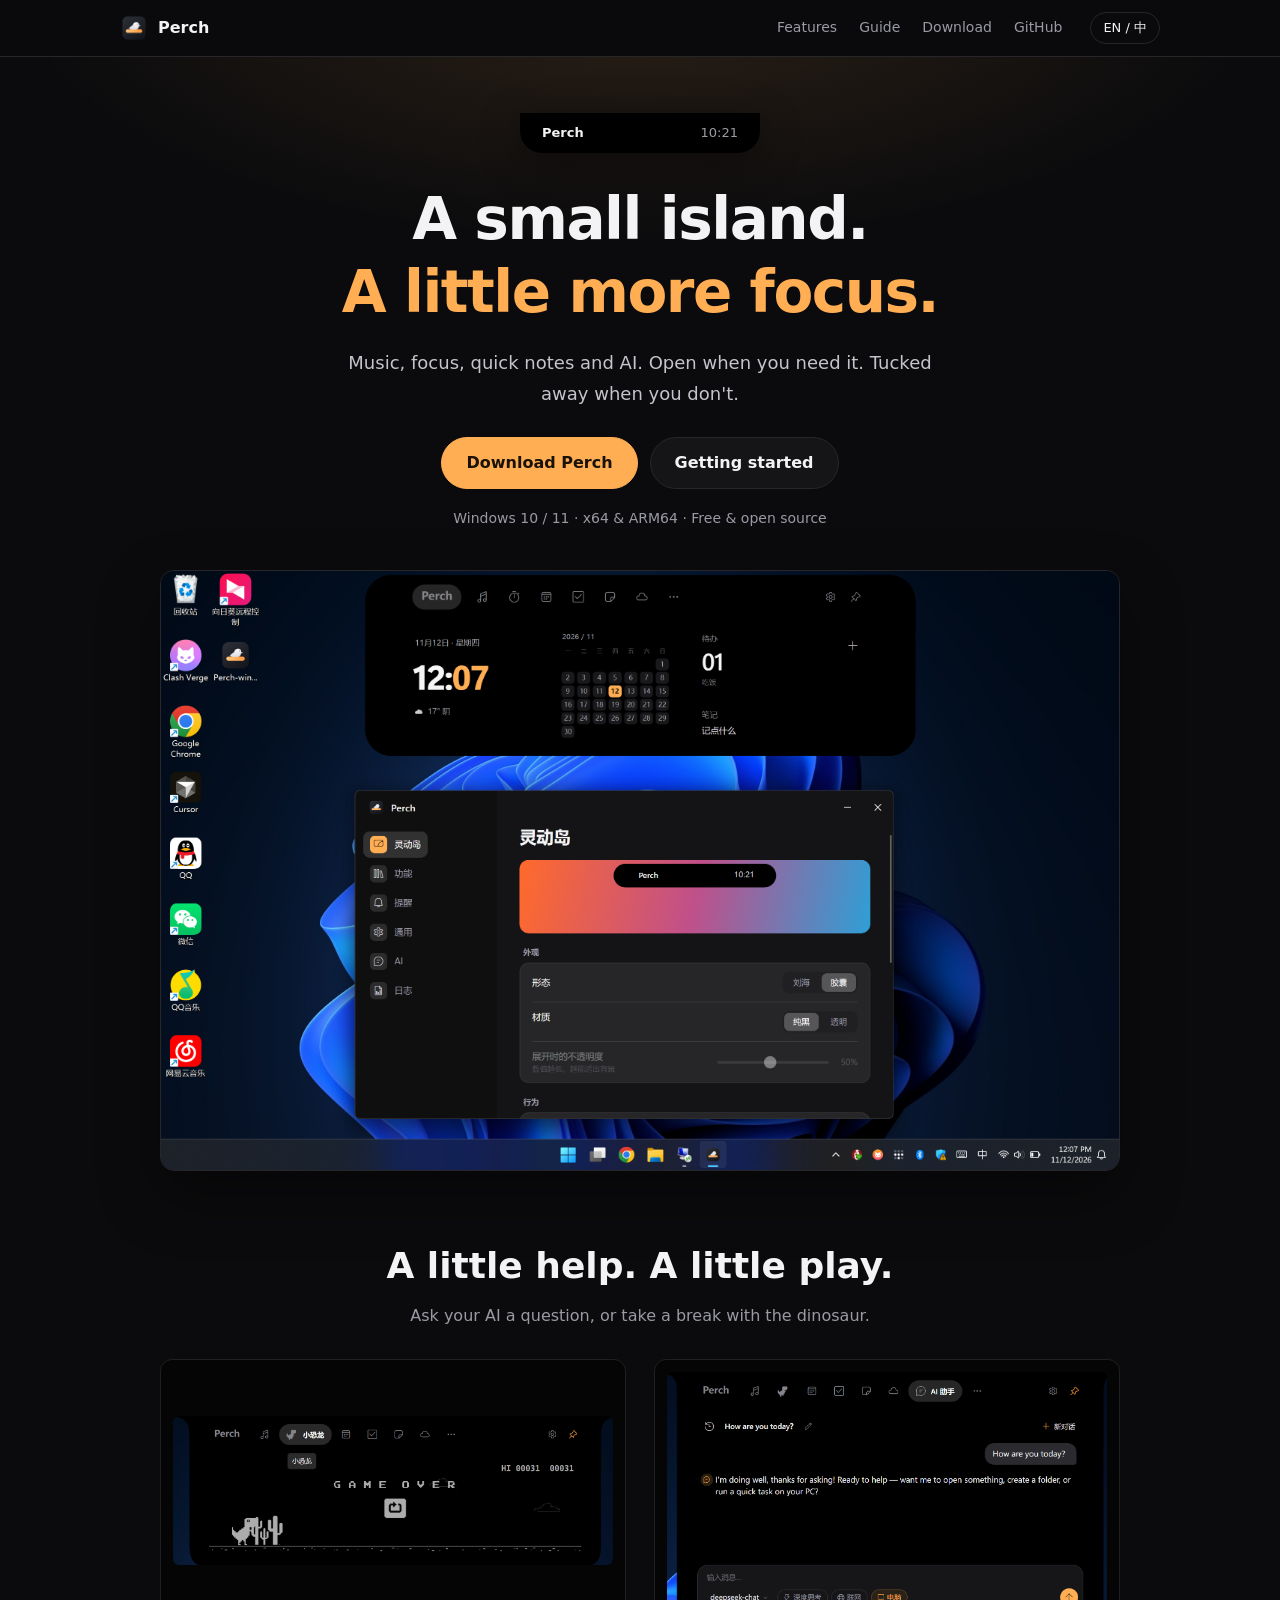
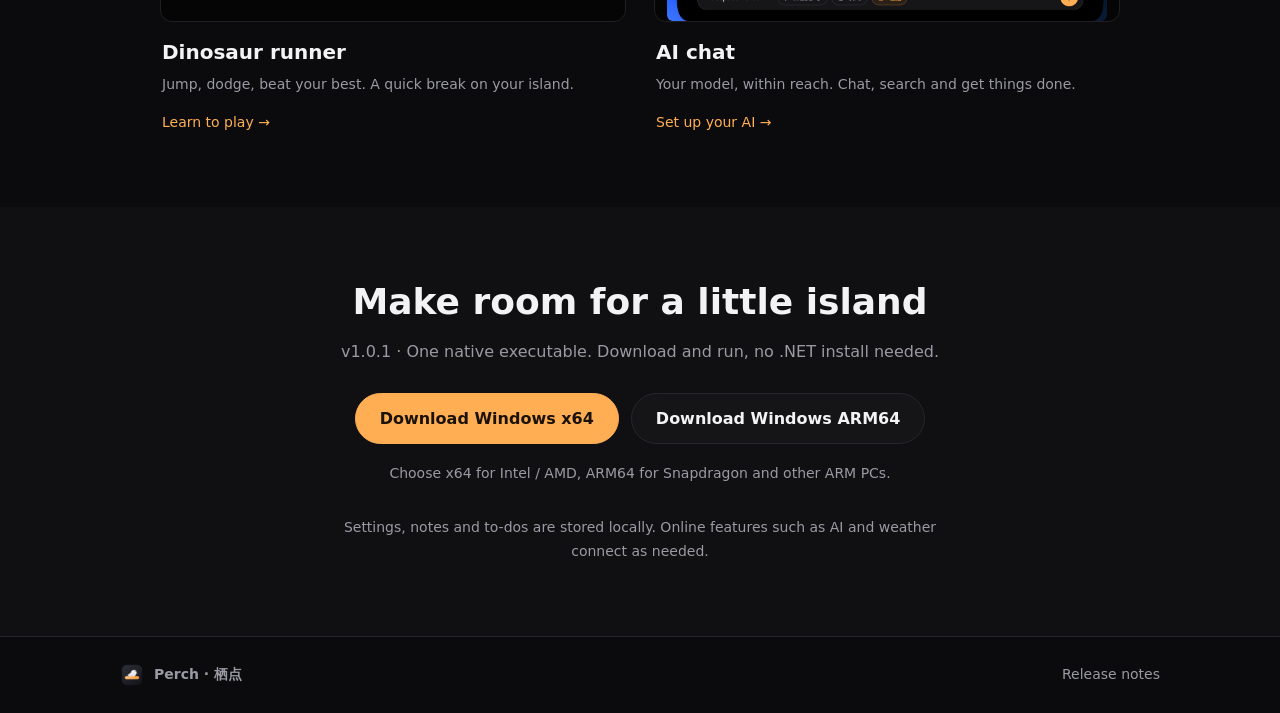
<file: website/index.html>
<!doctype html>
<html lang="en" data-lang="en">
<head>
<meta charset="utf-8">
<meta name="viewport" content="width=device-width, initial-scale=1">
<title>Perch · a small island at the top of your screen</title>
<meta name="description" content="Perch brings music, focus, notes and AI to a small island at the top of your Windows desktop. Download for x64 or ARM64.">
<link rel="icon" href="assets/brand/perch-icon-v2.png">
<link rel="stylesheet" href="style.css?v=20261112-2">
</head>
<body>
<header class="nav">
  <a class="brand" href="#top"><img src="assets/brand/perch-icon-v2.png" alt="" width="28" height="28"><span>Perch</span></a>
  <nav>
    <a href="#features"><span class="zh">功能</span><span class="en">Features</span></a>
    <a href="tutorial.html"><span class="zh">教程</span><span class="en">Guide</span></a>
    <a href="#get"><span class="zh">下载</span><span class="en">Download</span></a>
    <a href="https://github.com/0use-TE/Perch">GitHub</a>
  </nav>
  <button class="lang" id="lang" type="button" aria-label="Switch language">EN / 中</button>
</header>
<main id="top">
<section class="hero">
  <div class="island-demo" aria-hidden="true"><div class="pill"><b>Perch</b><span>10:21</span></div></div>
  <h1><span class="zh">屏幕顶部，<em>你的效率小岛</em></span><span class="en">A small island.<br><em>A little more focus.</em></span></h1>
  <p class="lead"><span class="zh">音乐、专注、随手记，还有 AI。需要时展开，忙碌时安静收起。</span><span class="en">Music, focus, quick notes and AI. Open when you need it. Tucked away when you don't.</span></p>
  <div class="cta">
    <a class="btn primary" href="#get"><span class="zh">下载 Perch</span><span class="en">Download Perch</span></a>
    <a class="btn" href="tutorial.html"><span class="zh">使用教程</span><span class="en">Getting started</span></a>
  </div>
  <p class="meta">Windows 10 / 11 · x64 &amp; ARM64 · <span class="zh">免费开源</span><span class="en">Free &amp; open source</span></p>
  <figure class="shot wide"><img src="assets/shots/desktop.png" alt="Perch desktop island and appearance settings" width="2558" height="1599" fetchpriority="high"></figure>
</section>
<section id="features" class="section">
  <h2><span class="zh">认真做事，也轻松一下</span><span class="en">A little help. A little play.</span></h2>
  <p class="sub"><span class="zh">在岛上问问 AI，或让小恐龙跑一会儿。</span><span class="en">Ask your AI a question, or take a break with the dinosaur.</span></p>
  <div class="feature-stories">
    <article class="feature-story">
      <div class="feature-copy"><h3><span class="zh">小恐龙</span><span class="en">Dinosaur runner</span></h3><p><span class="zh">跳过障碍，刷新纪录。随时来一局。</span><span class="en">Jump, dodge, beat your best. A quick break on your island.</span></p><a class="text-link" href="tutorial.html#dino"><span class="zh">看看怎么玩 →</span><span class="en">Learn to play →</span></a></div>
      <figure class="shot"><img src="assets/shots/dino.png" alt="Perch dinosaur runner with score and restart button" width="1422" height="479" loading="lazy"></figure>
    </article>
    <article class="feature-story">
      <div class="feature-copy"><h3><span class="zh">AI 对话</span><span class="en">AI chat</span></h3><p><span class="zh">接入你的模型，随时对话、联网，处理电脑任务。</span><span class="en">Your model, within reach. Chat, search and get things done.</span></p><a class="text-link" href="tutorial.html#ai"><span class="zh">配置你的 AI →</span><span class="en">Set up your AI →</span></a></div>
      <figure class="shot"><img src="assets/shots/ai-chat.png" alt="Perch AI conversation with model, reasoning, web and computer controls" width="1373" height="777" loading="lazy"></figure>
    </article>
  </div>
</section>
<section id="get" class="section alt download">
  <h2><span class="zh">给桌面，留一座小岛</span><span class="en">Make room for a little island</span></h2>
  <p class="sub"><span class="zh">v1.0.1 · AOT 单文件，下载即用，无需安装 .NET。</span><span class="en">v1.0.1 · One native executable. Download and run, no .NET install needed.</span></p>
  <div class="cta">
    <a class="btn primary" href="https://github.com/0use-TE/Perch/releases/download/v1.0.1/Perch-win-x64.exe"><span class="zh">下载 Windows x64</span><span class="en">Download Windows x64</span></a>
    <a class="btn" href="https://github.com/0use-TE/Perch/releases/download/v1.0.1/Perch-win-arm64.exe"><span class="zh">下载 Windows ARM64</span><span class="en">Download Windows ARM64</span></a>
  </div>
  <p class="meta"><span class="zh">Intel / AMD 电脑选 x64；骁龙等 ARM 电脑选 ARM64。</span><span class="en">Choose x64 for Intel / AMD, ARM64 for Snapdragon and other ARM PCs.</span></p>
  <p class="privacy"><span class="zh">设置、笔记和待办保存在本机。AI、天气等在线功能按需联网。</span><span class="en">Settings, notes and to-dos are stored locally. Online features such as AI and weather connect as needed.</span></p>
</section>
</main>
<footer><div class="foot"><a class="brand" href="#top"><img src="assets/brand/perch-icon-v2.png" alt="" width="24" height="24"><span>Perch · 栖点</span></a><a href="https://github.com/0use-TE/Perch/releases/tag/v1.0.1"><span class="zh">发布说明</span><span class="en">Release notes</span></a></div></footer>
<script src="main.js"></script>
</body>
</html>
</file>
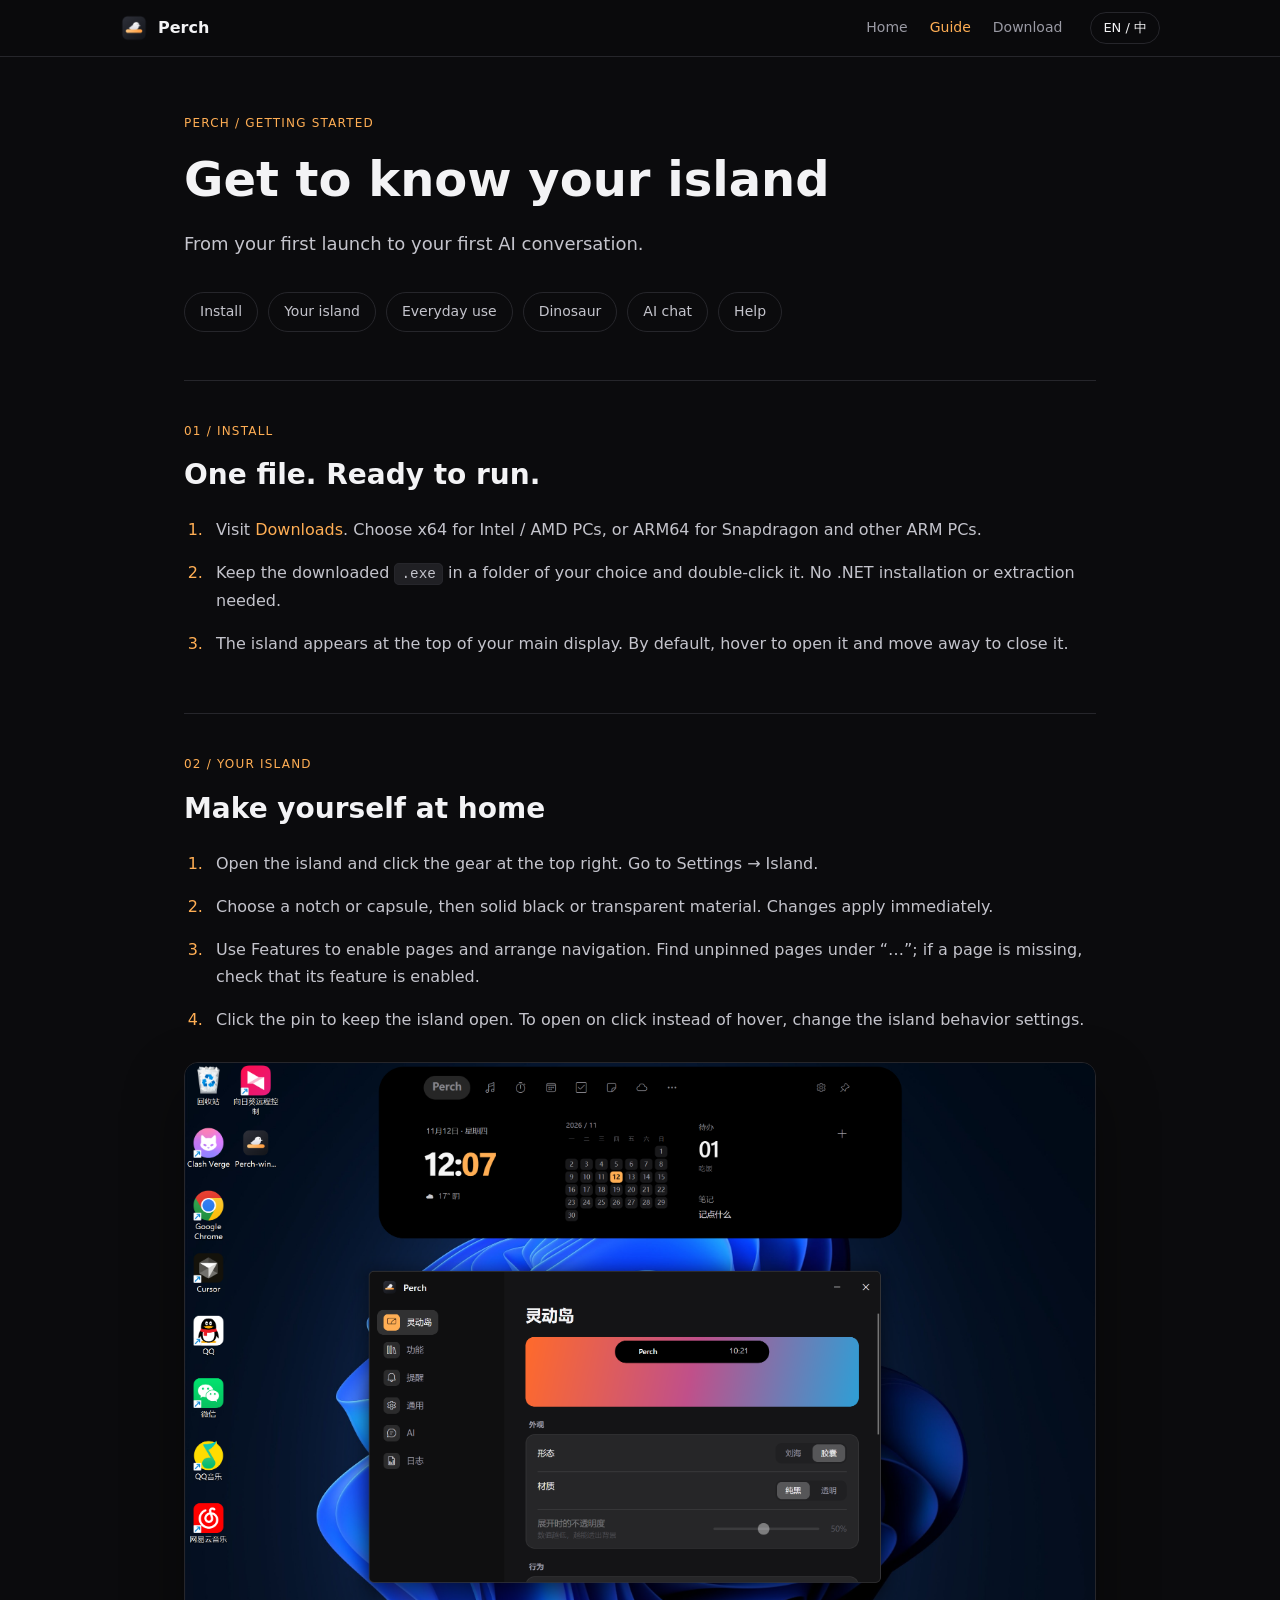
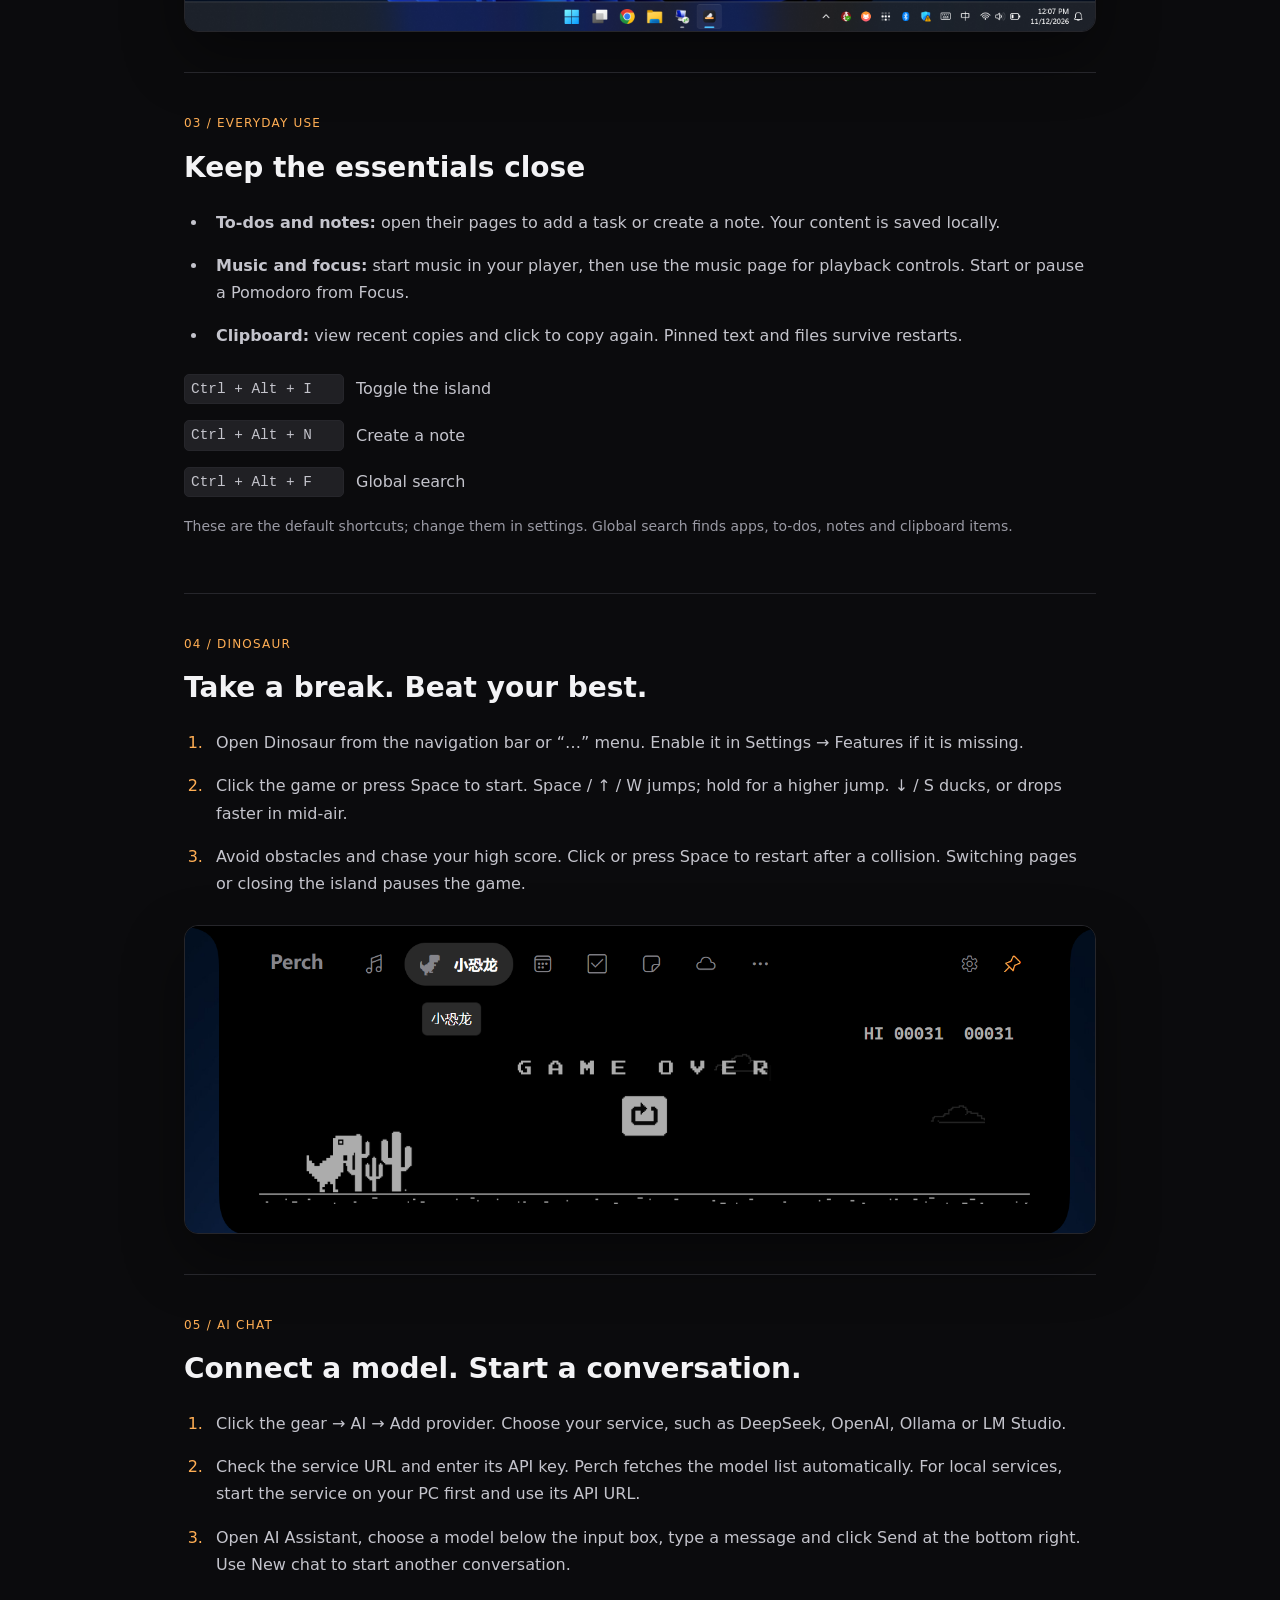
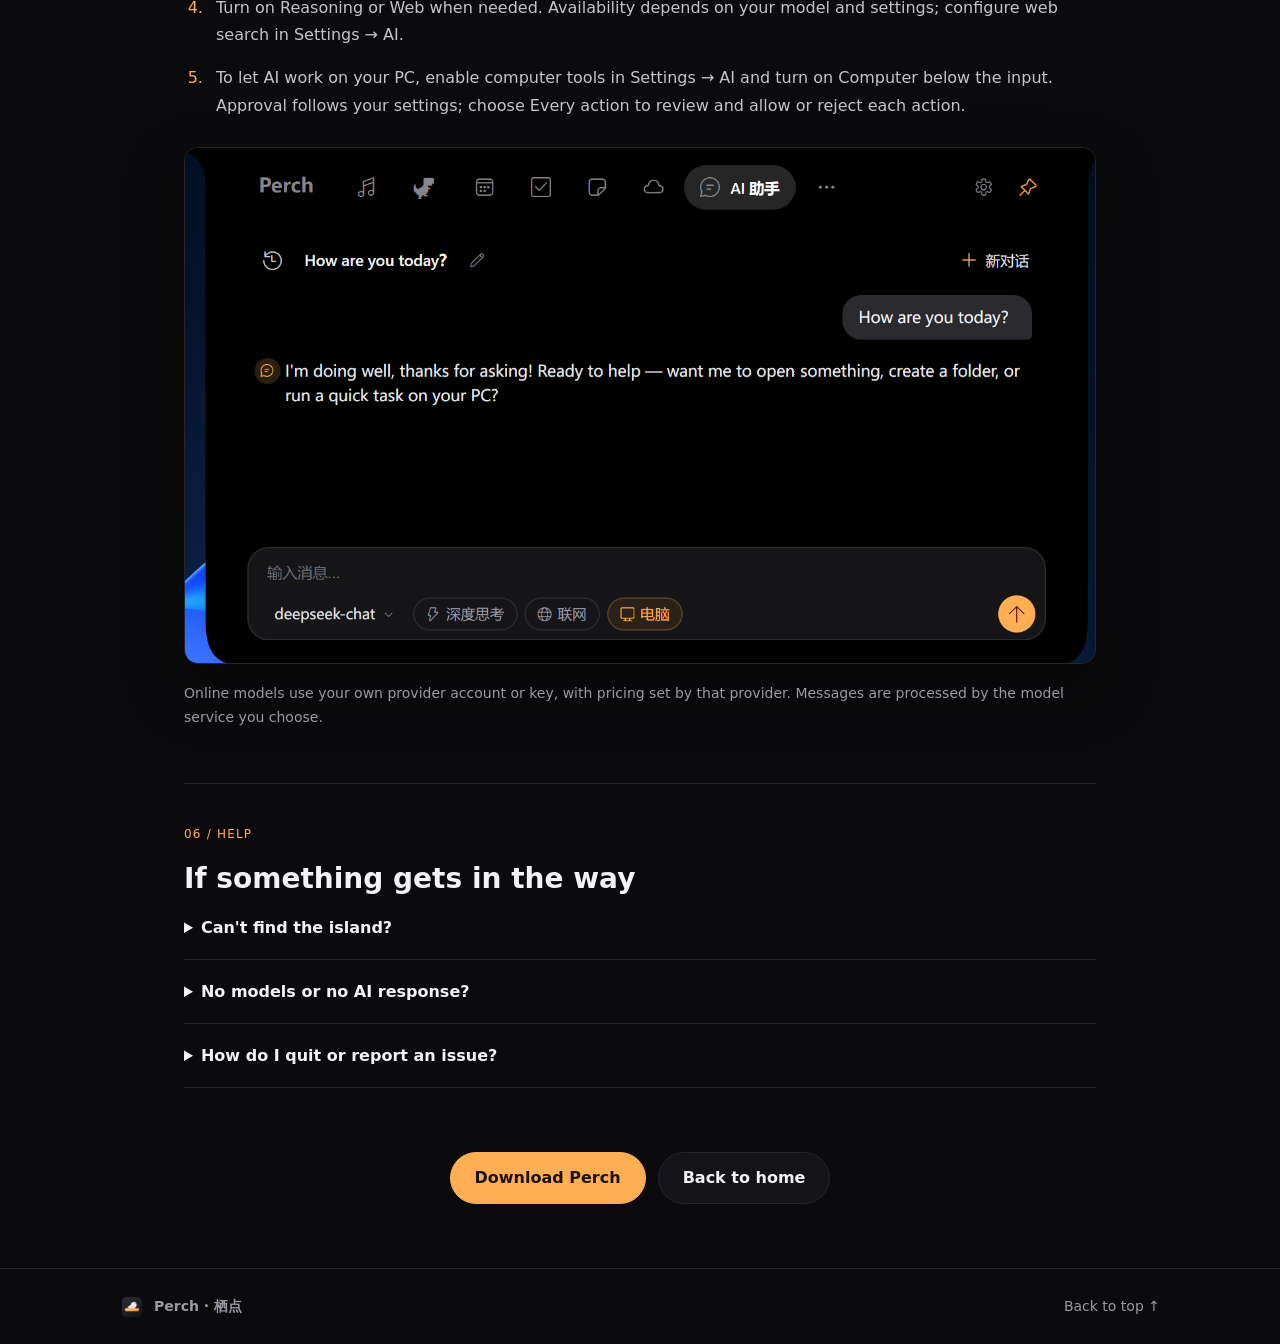
<file: website/tutorial.html>
<!doctype html>
<html lang="en" data-lang="en" data-page="tutorial">
<head>
<meta charset="utf-8">
<meta name="viewport" content="width=device-width, initial-scale=1">
<title>Perch · Getting started</title>
<meta name="description" content="Get started with Perch: download, customize your island, play the dinosaur runner and connect your AI provider.">
<link rel="icon" href="assets/brand/perch-icon-v2.png">
<link rel="stylesheet" href="style.css?v=20261112-2">
</head>
<body>
<header class="nav">
  <a class="brand" href="index.html"><img src="assets/brand/perch-icon-v2.png" alt="" width="28" height="28"><span>Perch</span></a>
  <nav><a href="index.html"><span class="zh">首页</span><span class="en">Home</span></a><a href="tutorial.html" aria-current="page"><span class="zh">教程</span><span class="en">Guide</span></a><a href="index.html#get"><span class="zh">下载</span><span class="en">Download</span></a></nav>
  <button class="lang" id="lang" type="button" aria-label="Switch language">EN / 中</button>
</header>
<main class="guide" id="top">
  <div class="guide-heading"><p class="eyebrow">PERCH / <span class="zh">使用教程</span><span class="en">GETTING STARTED</span></p><h1><span class="zh">从这里，开始使用你的小岛</span><span class="en">Get to know your island</span></h1><p class="lead"><span class="zh">第一次打开，到配置 AI，一步步来。</span><span class="en">From your first launch to your first AI conversation.</span></p></div>
  <nav class="guide-toc" aria-label="Tutorial contents"><a href="#install"><span class="zh">下载安装</span><span class="en">Install</span></a><a href="#island"><span class="zh">设置小岛</span><span class="en">Your island</span></a><a href="#everyday"><span class="zh">日常使用</span><span class="en">Everyday use</span></a><a href="#dino"><span class="zh">小恐龙</span><span class="en">Dinosaur</span></a><a href="#ai"><span class="zh">AI 对话</span><span class="en">AI chat</span></a><a href="#help"><span class="zh">常见问题</span><span class="en">Help</span></a></nav>
  <section class="guide-section" id="install">
    <p class="eyebrow">01 / <span class="zh">下载安装</span><span class="en">INSTALL</span></p><h2><span class="zh">一个文件，直接运行</span><span class="en">One file. Ready to run.</span></h2>
    <ol class="steps">
      <li><span class="zh">前往<a href="index.html#get">下载区</a>。Intel / AMD 电脑选择 x64；骁龙等 ARM 电脑选择 ARM64。</span><span class="en">Visit <a href="index.html#get">Downloads</a>. Choose x64 for Intel / AMD PCs, or ARM64 for Snapdragon and other ARM PCs.</span></li>
      <li><span class="zh">把下载的 <code>.exe</code> 放到想保留的文件夹，双击运行。无需安装 .NET，也无需解压。</span><span class="en">Keep the downloaded <code>.exe</code> in a folder of your choice and double-click it. No .NET installation or extraction needed.</span></li>
      <li><span class="zh">小岛会出现在主屏幕顶部。默认将鼠标移上去即可展开；移开后收起。</span><span class="en">The island appears at the top of your main display. By default, hover to open it and move away to close it.</span></li>
    </ol>
  </section>
  <section class="guide-section" id="island">
    <p class="eyebrow">02 / <span class="zh">设置小岛</span><span class="en">YOUR ISLAND</span></p><h2><span class="zh">先调成你喜欢的样子</span><span class="en">Make yourself at home</span></h2>
    <ol class="steps">
      <li><span class="zh">展开小岛，点击右上角齿轮，进入设置 → 灵动岛。</span><span class="en">Open the island and click the gear at the top right. Go to Settings → Island.</span></li>
      <li><span class="zh">选择「刘海」或「胶囊」，以及「纯黑」或「透明」材质。调整后立即生效。</span><span class="en">Choose a notch or capsule, then solid black or transparent material. Changes apply immediately.</span></li>
      <li><span class="zh">在「功能」中开关页面、安排导航。没有固定在导航栏的页面，可从「…」里找到；若未出现，先确认该功能已开启。</span><span class="en">Use Features to enable pages and arrange navigation. Find unpinned pages under “…”; if a page is missing, check that its feature is enabled.</span></li>
      <li><span class="zh">点击右上角图钉，可以保持展开。若希望点击才展开，可在灵动岛的行为设置中调整。</span><span class="en">Click the pin to keep the island open. To open on click instead of hover, change the island behavior settings.</span></li>
    </ol>
    <figure class="shot"><img src="assets/shots/desktop.png" alt="Perch island and settings showing capsule and material choices" width="2558" height="1599" loading="lazy"></figure>
  </section>
  <section class="guide-section" id="everyday">
    <p class="eyebrow">03 / <span class="zh">日常使用</span><span class="en">EVERYDAY USE</span></p><h2><span class="zh">把常用操作放手边</span><span class="en">Keep the essentials close</span></h2>
    <ul class="guide-list">
      <li><span class="zh"><b>待办与笔记：</b>打开对应页面，添加任务或新建笔记。内容保存在本机。</span><span class="en"><b>To-dos and notes:</b> open their pages to add a task or create a note. Your content is saved locally.</span></li>
      <li><span class="zh"><b>音乐与专注：</b>播放音乐后打开音乐页控制播放；在专注页开始或暂停番茄钟。</span><span class="en"><b>Music and focus:</b> start music in your player, then use the music page for playback controls. Start or pause a Pomodoro from Focus.</span></li>
      <li><span class="zh"><b>剪贴板：</b>打开剪贴板页查看最近复制的内容，点击重新复制；置顶文字和文件可跨重启保留。</span><span class="en"><b>Clipboard:</b> view recent copies and click to copy again. Pinned text and files survive restarts.</span></li>
    </ul>
    <div class="shortcut-list"><p><kbd>Ctrl + Alt + I</kbd><span class="zh">展开 / 收起小岛</span><span class="en">Toggle the island</span></p><p><kbd>Ctrl + Alt + N</kbd><span class="zh">新建笔记</span><span class="en">Create a note</span></p><p><kbd>Ctrl + Alt + F</kbd><span class="zh">全局搜索</span><span class="en">Global search</span></p></div>
    <p class="meta"><span class="zh">以上是默认快捷键，可在设置中修改。全局搜索可查找应用、待办、笔记和剪贴板。</span><span class="en">These are the default shortcuts; change them in settings. Global search finds apps, to-dos, notes and clipboard items.</span></p>
  </section>
  <section class="guide-section" id="dino">
    <p class="eyebrow">04 / <span class="zh">小恐龙</span><span class="en">DINOSAUR</span></p><h2><span class="zh">休息一下，跑个新纪录</span><span class="en">Take a break. Beat your best.</span></h2>
    <ol class="steps">
      <li><span class="zh">从导航栏或「…」打开「小恐龙」。找不到时，在设置 → 功能中开启。</span><span class="en">Open Dinosaur from the navigation bar or “…” menu. Enable it in Settings → Features if it is missing.</span></li>
      <li><span class="zh">点击游戏区域或按空格开始。空格 / ↑ / W 跳跃，按得久一点跳得更高；↓ / S 蹲下，空中按下可加速下落。</span><span class="en">Click the game or press Space to start. Space / ↑ / W jumps; hold for a higher jump. ↓ / S ducks, or drops faster in mid-air.</span></li>
      <li><span class="zh">躲开障碍，挑战最高分。碰撞后点击或按空格重新开始；切到其他页面或收起小岛会自动暂停。</span><span class="en">Avoid obstacles and chase your high score. Click or press Space to restart after a collision. Switching pages or closing the island pauses the game.</span></li>
    </ol>
    <figure class="shot"><img src="assets/shots/dino.png" alt="Dinosaur runner showing the high score and game over screen" width="1422" height="479" loading="lazy"></figure>
  </section>
  <section class="guide-section" id="ai">
    <p class="eyebrow">05 / <span class="zh">AI 对话</span><span class="en">AI CHAT</span></p><h2><span class="zh">接入模型，开始对话</span><span class="en">Connect a model. Start a conversation.</span></h2>
    <ol class="steps">
      <li><span class="zh">点击齿轮 → AI → 添加服务端，选择自己的服务，例如 DeepSeek、OpenAI、Ollama 或 LM Studio。</span><span class="en">Click the gear → AI → Add provider. Choose your service, such as DeepSeek, OpenAI, Ollama or LM Studio.</span></li>
      <li><span class="zh">确认服务地址，填写该服务的 API 密钥。填好后会自动获取模型列表；本地服务需先在自己的电脑上启动，并使用它提供的 API 地址。</span><span class="en">Check the service URL and enter its API key. Perch fetches the model list automatically. For local services, start the service on your PC first and use its API URL.</span></li>
      <li><span class="zh">打开「AI 助手」，在输入框下方选择模型，输入消息，点击右下角发送按钮。「新对话」可开始新的聊天。</span><span class="en">Open AI Assistant, choose a model below the input box, type a message and click Send at the bottom right. Use New chat to start another conversation.</span></li>
      <li><span class="zh">需要时开启「深度思考」或「联网」。这些能力取决于所选模型及相关设置；联网搜索可在设置 → AI 中配置。</span><span class="en">Turn on Reasoning or Web when needed. Availability depends on your model and settings; configure web search in Settings → AI.</span></li>
      <li><span class="zh">想让 AI 操作电脑时，在设置 → AI 中启用相关功能，并打开输入框下的「电脑」。执行前是否询问，取决于设置里的确认选项；在「执行前询问」中选择「每个操作」可逐次查看并允许或拒绝操作。</span><span class="en">To let AI work on your PC, enable computer tools in Settings → AI and turn on Computer below the input. Approval follows your settings; choose Every action to review and allow or reject each action.</span></li>
    </ol>
    <figure class="shot"><img src="assets/shots/ai-chat.png" alt="AI chat with DeepSeek selected and reasoning, web and computer switches" width="1373" height="777" loading="lazy"></figure>
    <p class="meta"><span class="zh">在线模型需要你自己的服务账号或密钥，费用由服务商决定。发送的消息会交给你选择的模型服务处理。</span><span class="en">Online models use your own provider account or key, with pricing set by that provider. Messages are processed by the model service you choose.</span></p>
  </section>
  <section class="guide-section" id="help">
    <p class="eyebrow">06 / <span class="zh">常见问题</span><span class="en">HELP</span></p><h2><span class="zh">遇到问题时</span><span class="en">If something gets in the way</span></h2>
    <details><summary><span class="zh">找不到小岛了？</span><span class="en">Can't find the island?</span></summary><p><span class="zh">先退出全屏应用，再按 Ctrl + Alt + I；也可以从系统托盘显示小岛。再次启动同一个程序会唤醒已有实例。</span><span class="en">Leave any full-screen app, then press Ctrl + Alt + I, or show Perch from the system tray. Launching the same app again wakes the existing instance.</span></p></details>
    <details><summary><span class="zh">AI 没有模型或无法回复？</span><span class="en">No models or no AI response?</span></summary><p><span class="zh">检查服务地址、API 密钥和网络连接，并确认已选择模型。使用本地模型时，确认本地服务已运行。设置 → 日志 可查看和复制错误信息。</span><span class="en">Check the URL, API key and network, and make sure a model is selected. For local models, confirm the service is running. Open Settings → Logs to view and copy errors.</span></p></details>
    <details><summary><span class="zh">怎么退出或反馈问题？</span><span class="en">How do I quit or report an issue?</span></summary><p><span class="zh">右键系统托盘中的 Perch 图标，选择退出。反馈问题请前往 <a href="https://github.com/0use-TE/Perch/issues">GitHub Issues</a>，附上复现步骤、系统架构和相关日志。</span><span class="en">Right-click the Perch tray icon and choose Quit. Report issues on <a href="https://github.com/0use-TE/Perch/issues">GitHub Issues</a> with steps to reproduce, your system architecture and relevant logs.</span></p></details>
  </section>
  <div class="cta guide-bottom"><a class="btn primary" href="index.html#get"><span class="zh">下载 Perch</span><span class="en">Download Perch</span></a><a class="btn" href="index.html"><span class="zh">返回首页</span><span class="en">Back to home</span></a></div>
</main>
<footer><div class="foot"><a class="brand" href="index.html"><img src="assets/brand/perch-icon-v2.png" alt="" width="24" height="24"><span>Perch · 栖点</span></a><a href="#top"><span class="zh">回到顶部 ↑</span><span class="en">Back to top ↑</span></a></div></footer>
<script src="main.js"></script>
</body>
</html>
</file>
<file: website/style.css>
:root { --bg:#0b0b0d; --card:#151518; --line:#26262b; --text:#f3f3f5; --muted:#9a9aa4; --accent:#ffae54; --max:1040px; }
* { box-sizing:border-box; }
html { scroll-behavior:smooth; scroll-padding-top:76px; }
body { margin:0; background:var(--bg); color:var(--text); font:16px/1.7 "Segoe UI Variable Text","Segoe UI","Microsoft YaHei UI",system-ui,sans-serif; -webkit-font-smoothing:antialiased; }
a { color:inherit; text-decoration:none; }
a:focus-visible, button:focus-visible { outline:2px solid var(--accent); outline-offset:5px; }
.en { display:none; }
html[data-lang="en"] .zh { display:none; }
html[data-lang="en"] .en { display:inline; }
.nav { position:sticky; top:0; z-index:10; display:flex; align-items:center; gap:28px; padding:12px max(20px,calc((100% - var(--max))/2)); background:rgba(11,11,13,.9); backdrop-filter:blur(14px); border-bottom:1px solid var(--line); }
.brand { display:inline-flex; align-items:center; gap:10px; font-weight:700; }
.brand img { border-radius:7px; }
.nav nav { display:flex; gap:22px; margin-left:auto; color:var(--muted); font-size:14px; }
.nav nav a:hover, .foot a:hover { color:var(--accent); }
.lang { border:1px solid var(--line); background:transparent; color:var(--text); border-radius:999px; padding:4px 12px; font:inherit; font-size:13px; cursor:pointer; }
h1,h2,h3 { line-height:1.25; margin:0; }
h2 { font-size:clamp(26px,4vw,36px); text-align:center; }
.section { padding:72px max(20px,calc((100% - var(--max))/2)); }
.alt { background:#101013; }
.hero { text-align:center; padding:56px max(20px,calc((100% - var(--max))/2)) 0; background:radial-gradient(900px 380px at 50% -80px,rgba(255,174,84,.14),transparent 70%); }
.island-demo { display:flex; justify-content:center; margin-bottom:30px; }
.pill { display:flex; justify-content:space-between; gap:44px; min-width:240px; padding:9px 22px; background:#000; border-radius:0 0 22px 22px; font-size:13px; box-shadow:0 10px 40px #0006; }
.pill span { color:var(--muted); }
.hero h1 { font-size:clamp(34px,6vw,58px); letter-spacing:-.025em; }
.hero em { font-style:normal; color:var(--accent); }
.lead { max-width:600px; margin:20px auto 0; color:#c4c4cc; font-size:18px; }
.cta { display:flex; gap:12px; justify-content:center; margin-top:28px; flex-wrap:wrap; }
.btn { display:inline-block; padding:11px 24px; border-radius:999px; border:1px solid var(--line); background:var(--card); font-weight:600; transition:background .15s; }
.btn:hover { background:#242428; }
.btn.primary { background:var(--accent); border-color:var(--accent); color:#1a1208; }
.btn.primary:hover { background:#ffc07a; }
.meta { color:var(--muted); font-size:14px; margin-top:18px; }
.shot { max-width:960px; margin:40px auto 0; }
.shot img { display:block; width:100%; height:auto; border-radius:14px; border:1px solid var(--line); box-shadow:0 24px 60px #0006; }
.sub { text-align:center; color:var(--muted); max-width:640px; margin:14px auto 30px; }
.cards { display:grid; grid-template-columns:repeat(3,minmax(0,1fr)); gap:18px; }
.card { background:var(--card); border:1px solid var(--line); border-radius:18px; padding:26px; }
.card h3 { font-size:20px; margin-bottom:12px; }
.card p { margin:0; color:#b8b8c0; font-size:15px; }
.feature-note { text-align:center; margin-top:26px; }
.download { text-align:center; }
.download .sub { margin-bottom:0; }
.privacy { max-width:640px; margin:30px auto 0; color:var(--muted); font-size:14px; }
footer { border-top:1px solid var(--line); padding:26px max(20px,calc((100% - var(--max))/2)); }
.foot { display:flex; justify-content:space-between; align-items:center; gap:16px; color:var(--muted); font-size:14px; }
@media(max-width:700px) { .cards { grid-template-columns:1fr; } .section { padding-top:48px; padding-bottom:48px; } .nav { gap:14px; } .nav nav { gap:14px; } .hero { padding-top:40px; } }
@media(max-width:420px) { .nav nav { display:none; } .lang { margin-left:auto; } .cta { flex-direction:column; align-items:stretch; } }
@media(prefers-reduced-motion:reduce) { html { scroll-behavior:auto; } .btn { transition:none; } }

/* Featured screenshots and the standalone guide. */
.feature-stories { display:grid; grid-template-columns:repeat(2,minmax(0,1fr)); gap:28px; max-width:960px; margin:auto; }
.feature-story { display:flex; flex-direction:column; gap:18px; min-width:0; }
.feature-copy { padding:0 2px; }
.feature-copy h3 { font-size:20px; }
.feature-copy p { color:var(--muted); font-size:14px; line-height:1.65; margin:8px 0 12px; }
.text-link { color:var(--accent); font-size:14px; }
.text-link:hover { text-decoration:underline; }
.feature-story .shot { order:-1; display:grid; place-items:center; width:100%; aspect-ratio:16/9; margin:0; padding:12px; overflow:hidden; background:#050506; border:1px solid #202024; border-radius:12px; }
.feature-story .shot img { width:100%; max-height:100%; object-fit:contain; border:0; border-radius:6px; box-shadow:none; }
.guide { max-width:960px; margin:auto; padding:56px 24px 64px; }
.guide-heading h1 { font-size:clamp(32px,5vw,48px); }
.guide-heading .lead { margin-left:0; }
.eyebrow { color:var(--accent); font-size:12px; letter-spacing:.1em; margin:0 0 16px; }
.guide-toc { display:flex; flex-wrap:wrap; gap:10px; margin:32px 0 48px; }
.guide-toc a { padding:7px 15px; border:1px solid var(--line); border-radius:999px; color:#c4c4cc; font-size:14px; }
.guide-toc a:hover { border-color:var(--accent); color:var(--accent); }
.guide-section { padding:40px 0; border-top:1px solid var(--line); }
.guide-section h2 { text-align:left; font-size:28px; }
.steps, .guide-list { padding-left:24px; color:#c4c4cc; margin:24px 0 0; }
.steps li, .guide-list li { padding-left:8px; margin-bottom:16px; }
.steps li::marker { color:var(--accent); }
.guide a:not(.btn):not(.guide-toc a) { color:var(--accent); }
.guide a:not(.btn):hover { text-decoration:underline; }
.guide .shot { margin-top:28px; }
code,kbd { font-family:Consolas,monospace; background:#202024; border:1px solid var(--line); padding:2px 6px; border-radius:5px; font-size:.9em; }
.shortcut-list { margin-top:24px; }
.shortcut-list p { display:flex; align-items:center; flex-wrap:wrap; gap:12px; color:#c4c4cc; }
.shortcut-list kbd { min-width:160px; }
details { padding:18px 0; border-bottom:1px solid var(--line); }
summary { cursor:pointer; font-weight:600; }
details p { color:#b8b8c0; margin-bottom:0; }
.guide-bottom { margin-top:24px; }
.nav [aria-current="page"] { color:var(--accent); }
@media(max-width:700px) { .feature-stories { grid-template-columns:1fr; gap:32px; max-width:480px; } .guide { padding:36px 20px 48px; } }
@media(max-width:520px) { .nav { flex-wrap:wrap; gap:10px; } .nav nav { display:flex; order:3; width:100%; justify-content:center; gap:20px; } .lang { margin-left:auto; } html { scroll-padding-top:115px; } .guide-toc { margin-bottom:24px; } }
</file>
